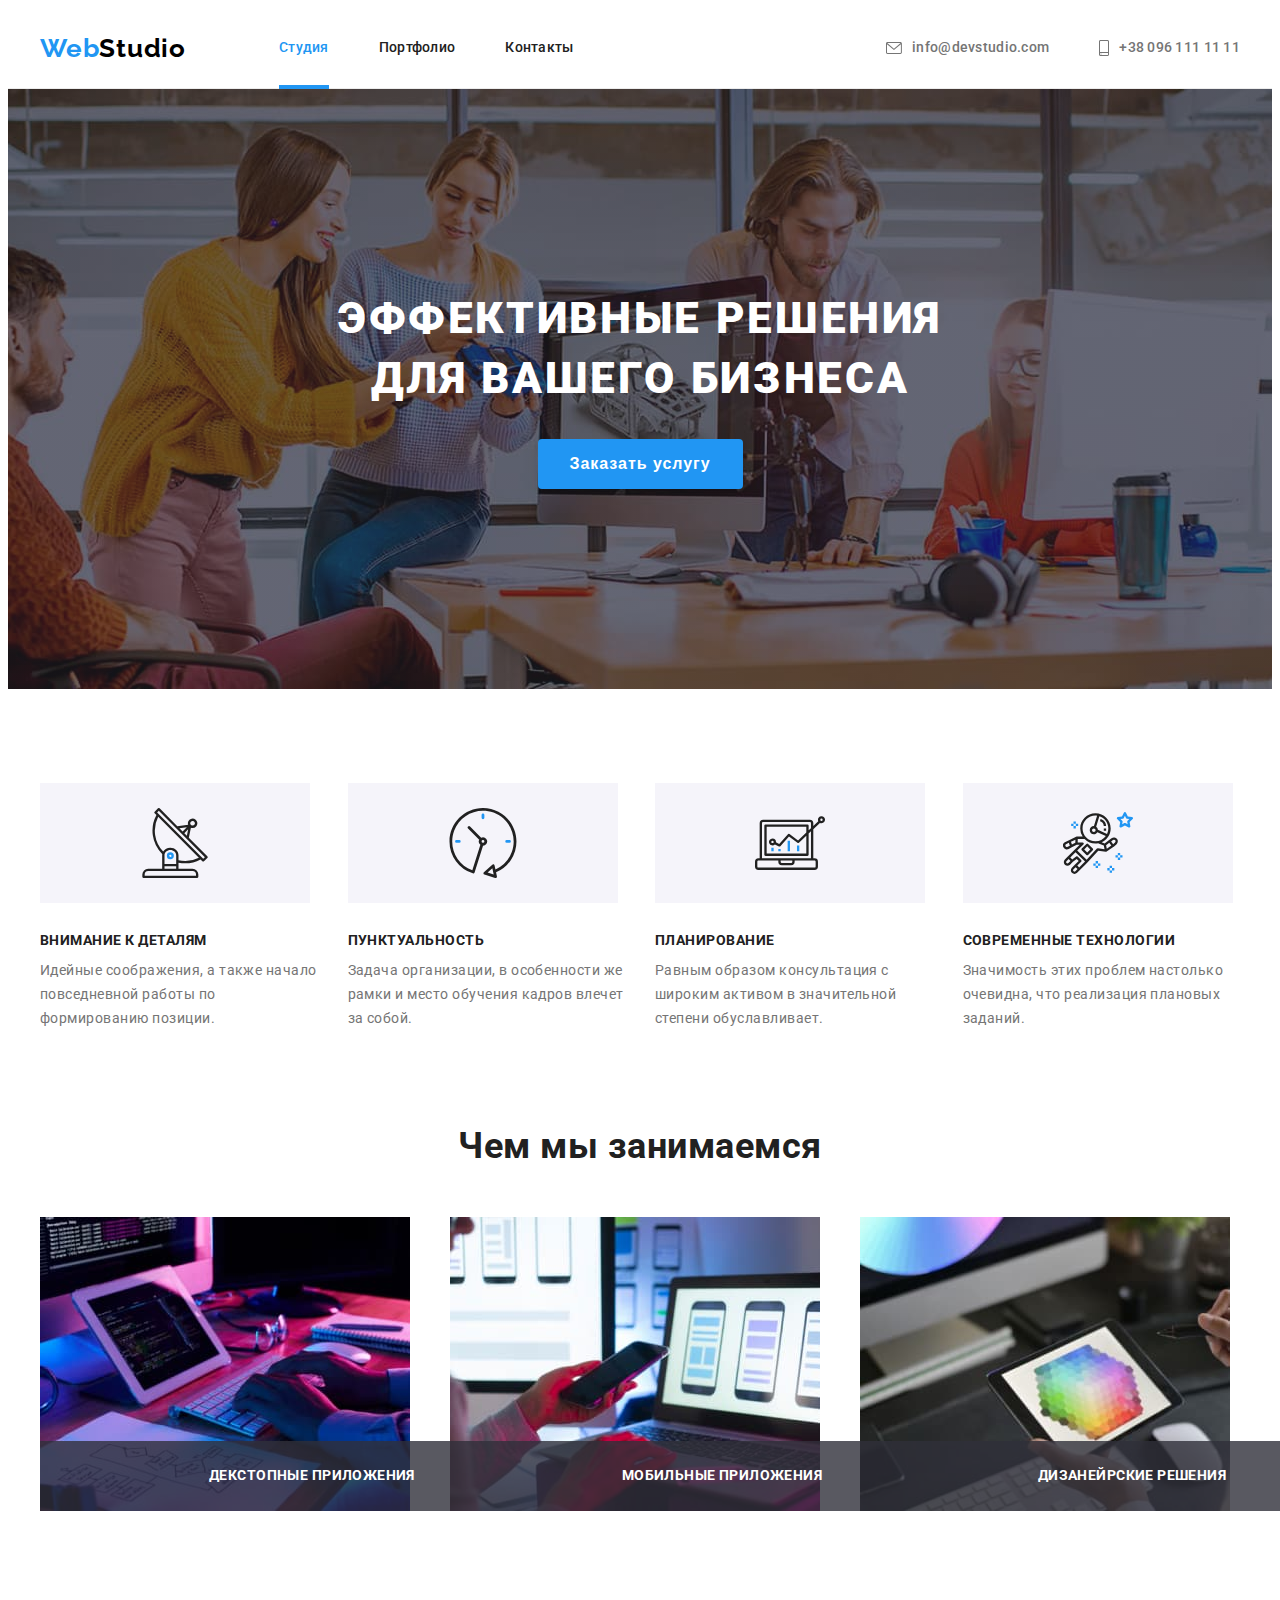
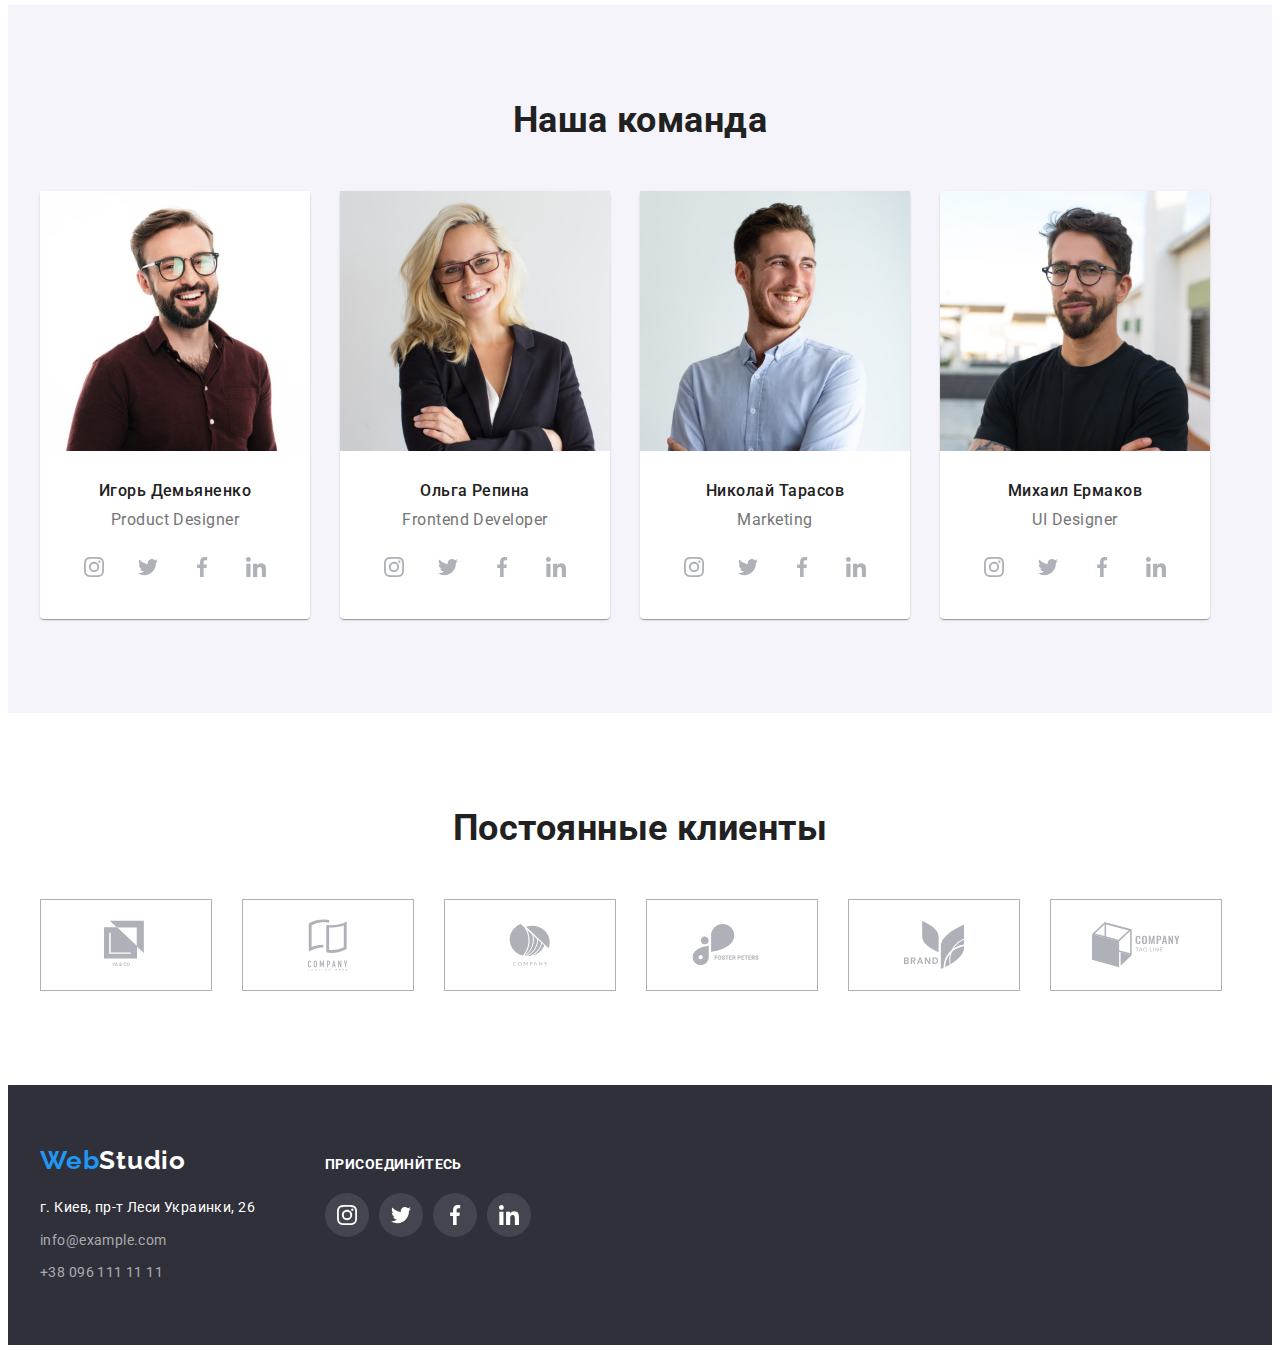
<file: index.html>
<!DOCTYPE html>
<html lang="ru">
  <head>
    <meta charset="UTF-8" />
    <meta name="viewport" content="width=device-width, initial-scale=1.0" />
    <title>Web Studio</title>
    <link rel="preconnect" href="https://fonts.gstatic.com" />
    <link
      href="https://fonts.googleapis.com/css2?family=Raleway:wght@700&family=Roboto:wght@400;500;700;900&display=swap"
      rel="stylesheet"
    />
    <link
      rel="stylesheet"
      href="https://cdnjs.cloudflare.com/ajax/libs/modern-normalize/1.0.0/modern-normalize.min.css"
      integrity="sha512-ISS7cAi1PEhQ8jnbJpJZMd29NlhNj4AWYyLOSp2CE/CsHxTCu+r+t0D2yoJudVrd0/8fTVPUVDzY5Tvli75u/g=="
      crossorigin="anonymous"
    />
    <link rel="stylesheet" href="./css/styles.css" />
  </head>
  <body>
    <!-- Шапка сайта -->
    <header class="page-header">
      <div class="container header-nav">
        <nav class="site-nav">
          <a href="./index.html" class="logo">
            <p class="logo header"><span class="logo title">Web</span>Studio</p>
          </a>
          <ul class="site-nav list">
            <li class="item">
              <a href="./index.html" class="link current">Студия</a>
            </li>
            <li class="item">
              <a href="./portfolio.html" class="link">Портфолио</a>
            </li>
            <li class="item"><a href="#" class="link">Контакты</a></li>
          </ul>
        </nav>
        <ul class="site-contacts list">
          <li class="item">
            <a href="mailto:info@devstudio.com" class="link">
              <svg class="icon" width="16" height="12">
                <use href="./images/icons.svg#icon-envelope"></use></svg
              >info@devstudio.com</a
            >
          </li>
          <li class="item">
            <a href="tel:+380961111111" class="link"
              ><svg class="icon" width="10" height="16">
                <use href="./images/icons.svg#icon-smartphone"></use></svg
              >+38 096 111 11 11</a
            >
          </li>
        </ul>
      </div>
    </header>
    <main>
      <!-- Герой -->
      <section class="hero">
        <div class="container">
          <h1 class="hero-title">Эффективные решения для вашего бизнеса</h1>
          <button data-open-modal class="button">Заказать услугу</button>
          <div class="backdrop is-hidden" data-backdrop>
            <div class="modal">
              <button data-close-modal class="modal-close">
                <svg width="18" height="18" class="icon-close">
                  <use href="./images/icons.svg#icon-close"></use>
                </svg>
              </button>
            </div>
          </div>
        </div>
      </section>
      <!-- Наши преимущества -->
      <section class="features section">
        <!-- скрытый заголовок -->
        <div class="container">
          <h2 class="visually-hidden">Наши преимущества</h2>
          <ul class="features list">
            <li class="item">
              <div class="features-icon">
                <svg width="70" height="70">
                  <use href="./images/icons.svg#icon-antenna"></use>
                </svg>
              </div>
              <h3 class="title">Внимание к деталям</h3>
              <p class="text">
                Идейные соображения, а также начало повседневной работы по
                формированию позиции.
              </p>
            </li>

            <li class="item">
              <div class="features-icon">
                <svg width="70" height="70">
                  <use href="./images/icons.svg#icon-clock"></use>
                </svg>
              </div>
              <h3 class="title">Пунктуальность</h3>
              <p class="text">
                Задача организации, в особенности же рамки и место обучения
                кадров влечет за собой.
              </p>
            </li>

            <li class="item">
              <div class="features-icon">
                <svg width="70" height="70">
                  <use href="./images/icons.svg#icon-diagram"></use>
                </svg>
              </div>
              <h3 class="title">Планирование</h3>
              <p class="text">
                Равным образом консультация с широким активом в значительной
                степени обуславливает.
              </p>
            </li>

            <li class="item">
              <div class="features-icon">
                <svg width="70" height="70">
                  <use href="./images/icons.svg#icon-astronaut"></use>
                </svg>
              </div>
              <h3 class="title">Современные технологии</h3>
              <p class="text">
                Значимость этих проблем настолько очевидна, что реализация
                плановых заданий.
              </p>
            </li>
          </ul>
        </div>
      </section>

      <!-- Чем мы занимаеся -->
      <section class="section no-padding">
        <h2 class="projects section-title">Чем мы занимаемся</h2>
        <div class="container">
          <ul class="projects list">
            <li class="item">
              <img
                src="./images/pc.jpg"
                alt="Декстопные приложения"
                width="370"
              />
              <p class="text">Декстопные приложения</p>
            </li>
            <li class="item">
              <img
                src="./images/mobile.jpg"
                alt="Мобильные приложения"
                width="370"
              />
              <p class="text">Мобильные приложения</p>
            </li>
            <li class="item">
              <img
                src="./images/tabletjpg.jpg"
                alt="Дизанейрские решения"
                width="370"
              />
              <p class="text">Дизанейрские решения</p>
            </li>
          </ul>
        </div>
      </section>

      <!-- Наша команда -->
      <section class="section team">
        <div class="container">
          <h2 class="team section-title">Наша команда</h2>
          <ul class="team list">
            <li class="item">
              <article class="team-card">
                <div class="team-thumb">
                  <img
                    src="./images/img-1.jpg"
                    alt="Игорь Демьяненко"
                    width="270"
                  />
                </div>

                <div class="team-content">
                  <h3 class="title">Игорь Демьяненко</h3>
                  <p class="text">Product Designer</p>
                  <ul class="social icons">
                    <li>
                      <a href="#" class="link"
                        ><svg class="icon" width="20" height="20">
                          <use
                            href="./images//icons.svg#icon-instagram"
                          ></use></svg
                      ></a>
                    </li>
                    <li>
                      <a href="#" class="link"
                        ><svg class="icon" width="20" height="20">
                          <use
                            href="./images//icons.svg#icon-twitter"
                          ></use></svg
                      ></a>
                    </li>
                    <li>
                      <a href="#" class="link"
                        ><svg class="icon" width="20" height="20">
                          <use
                            href="./images//icons.svg#icon-facebook"
                          ></use></svg
                      ></a>
                    </li>
                    <li>
                      <a href="#" class="link"
                        ><svg class="icon" width="20" height="20">
                          <use
                            href="./images//icons.svg#icon-linkedin"
                          ></use></svg
                      ></a>
                    </li>
                  </ul>
                </div>
              </article>
            </li>
            <li class="item">
              <article class="team-card">
                <div class="team-thumb">
                  <img
                    src="./images/img-2.jpg"
                    alt="Ольга Репина"
                    width="270"
                  />
                </div>
                <div class="team-content">
                  <h3 class="title">Ольга Репина</h3>
                  <p class="text">Frontend Developer</p>
                  <ul class="social icons">
                    <li>
                      <a href="#" class="link"
                        ><svg class="icon" width="20" height="20">
                          <use
                            href="./images//icons.svg#icon-instagram"
                          ></use></svg
                      ></a>
                    </li>
                    <li>
                      <a href="#" class="link"
                        ><svg class="icon" width="20" height="20">
                          <use
                            href="./images//icons.svg#icon-twitter"
                          ></use></svg
                      ></a>
                    </li>
                    <li>
                      <a href="#" class="link"
                        ><svg class="icon" width="20" height="20">
                          <use
                            href="./images//icons.svg#icon-facebook"
                          ></use></svg
                      ></a>
                    </li>
                    <li>
                      <a href="#" class="link"
                        ><svg class="icon" width="20" height="20">
                          <use
                            href="./images//icons.svg#icon-linkedin"
                          ></use></svg
                      ></a>
                    </li>
                  </ul>
                </div>
              </article>
            </li>
            <li class="item">
              <article class="team-card">
                <div class="team-thumb">
                  <img
                    src="./images/img-3.jpg"
                    alt="Николай Тарасов"
                    width="270"
                  />
                </div>
                <div class="team-content">
                  <h3 class="title">Николай Тарасов</h3>
                  <p class="text">Marketing</p>
                  <ul class="social icons">
                    <li>
                      <a href="#" class="link"
                        ><svg class="icon" width="20" height="20">
                          <use
                            href="./images//icons.svg#icon-instagram"
                          ></use></svg
                      ></a>
                    </li>
                    <li>
                      <a href="#" class="link"
                        ><svg class="icon" width="20" height="20">
                          <use
                            href="./images//icons.svg#icon-twitter"
                          ></use></svg
                      ></a>
                    </li>
                    <li>
                      <a href="#" class="link"
                        ><svg class="icon" width="20" height="20">
                          <use
                            href="./images//icons.svg#icon-facebook"
                          ></use></svg
                      ></a>
                    </li>
                    <li>
                      <a href="#" class="link"
                        ><svg class="icon" width="20" height="20">
                          <use
                            href="./images//icons.svg#icon-linkedin"
                          ></use></svg
                      ></a>
                    </li>
                  </ul>
                </div>
              </article>
            </li>
            <li class="item">
              <article class="team-card">
                <div class="team-thumb">
                  <img
                    src="./images/img-4.jpg"
                    alt="Михаил Ермаков"
                    width="270"
                  />
                </div>
                <div class="team-content">
                  <h3 class="title">Михаил Ермаков</h3>
                  <p class="text">UI Designer</p>
                  <ul class="social icons">
                    <li>
                      <a href="#" class="link"
                        ><svg class="icon" width="20" height="20">
                          <use
                            href="./images//icons.svg#icon-instagram"
                          ></use></svg
                      ></a>
                    </li>
                    <li>
                      <a href="#" class="link"
                        ><svg class="icon" width="20" height="20">
                          <use
                            href="./images//icons.svg#icon-twitter"
                          ></use></svg
                      ></a>
                    </li>
                    <li>
                      <a href="#" class="link"
                        ><svg class="icon" width="20" height="20">
                          <use
                            href="./images//icons.svg#icon-facebook"
                          ></use></svg
                      ></a>
                    </li>
                    <li>
                      <a href="#" class="link"
                        ><svg class="icon" width="20" height="20">
                          <use
                            href="./images//icons.svg#icon-linkedin"
                          ></use></svg
                      ></a>
                    </li>
                  </ul>
                </div>
              </article>
            </li>
          </ul>
        </div>
      </section>

      <!-- Постоянные клиенты -->
      <section class="section clients">
        <div class="container">
          <h2 class="section-title">Постоянные клиенты</h2>
          <ul class="list">
            <li class="item">
              <a href="#" class="link"
                ><svg class="icon" width="44" height="50">
                  <use href="./images//icons.svg#icon-client-1"></use></svg
              ></a>
            </li>
            <li class="item">
              <a href="#" class="link"
                ><svg class="icon" width="40" height="52">
                  <use href="./images//icons.svg#icon-client-2"></use></svg
              ></a>
            </li>
            <li class="item">
              <a href="#" class="link"
                ><svg class="icon" width="42" height="42">
                  <use href="./images//icons.svg#icon-client-3"></use></svg
              ></a>
            </li>
            <li class="item">
              <a href="#" class="link"
                ><svg class="icon" width="80" height="42">
                  <use href="./images//icons.svg#icon-client-4"></use></svg
              ></a>
            </li>
            <li class="item">
              <a href="#" class="link"
                ><svg class="icon" width="60" height="48">
                  <use href="./images//icons.svg#icon-client-5"></use></svg
              ></a>
            </li>
            <li class="item">
              <a href="#" class="link"
                ><svg class="icon" width="88" height="46">
                  <use href="./images//icons.svg#icon-client-6"></use></svg
              ></a>
            </li>
          </ul>
        </div>
      </section>
    </main>

    <!-- Футер -->
    <footer class="footer-page">
      <div class="footer container">
        <div class="contacts">
          <a href="./index.html" class="logo">
            <p class="logo footer"><span class="logo title">Web</span>Studio</p>
          </a>
          <address class="address">
            <p class="address-map">г. Киев, пр-т Леси Украинки, 26</p>
            <ul class="list">
              <li>
                <a href="mailto:info@devstudio.com" class="address-link"
                  >info@example.com</a
                >
              </li>
              <li>
                <a href="tel:+380961111111" class="address-link"
                  >+38 096 111 11 11</a
                >
              </li>
            </ul>
          </address>
        </div>
        <div class="social">
          <b class="join">Присоединйтесь</b>
          <ul class="social icons">
            <li class="social-items">
              <a href="#" class="link"
                ><svg class="icon" width="20" height="20">
                  <use href="./images//icons.svg#icon-instagram"></use></svg
              ></a>
            </li>
            <li class="social-items">
              <a href="#" class="link"
                ><svg class="icon" width="20" height="20">
                  <use href="./images//icons.svg#icon-twitter"></use></svg
              ></a>
            </li>
            <li class="social-items">
              <a href="#" class="link"
                ><svg class="icon" width="20" height="20">
                  <use href="./images//icons.svg#icon-facebook"></use></svg
              ></a>
            </li>
            <li class="social-items">
              <a href="#" class="link"
                ><svg class="icon" width="20" height="20">
                  <use href="./images//icons.svg#icon-linkedin"></use></svg
              ></a>
            </li>
          </ul>
        </div>
      </div>
    </footer>
    <!-- <script>
      {
        const header = document.querySelector('.page-header');
        const { height } = header.getBoundingClientRect();
        document.body.style = `padding-top: ${height}px`;
      }
    </script> -->
    <script>
      const refs = {
        openModalBtn: document.querySelector('[data-open-modal]'),
        closeModalBtn: document.querySelector('[data-close-modal]'),
        backdrop: document.querySelector('[data-backdrop]'),
      };

      refs.openModalBtn.addEventListener('click', toggleModal);
      refs.closeModalBtn.addEventListener('click', toggleModal);

      refs.backdrop.addEventListener('click', logBackdropClick);

      function toggleModal() {
        refs.backdrop.classList.toggle('is-hidden');
      }

      function logBackdropClick() {
        console.log('Это клик в бекдроп');
      }
    </script>
  </body>
</html>
</file>
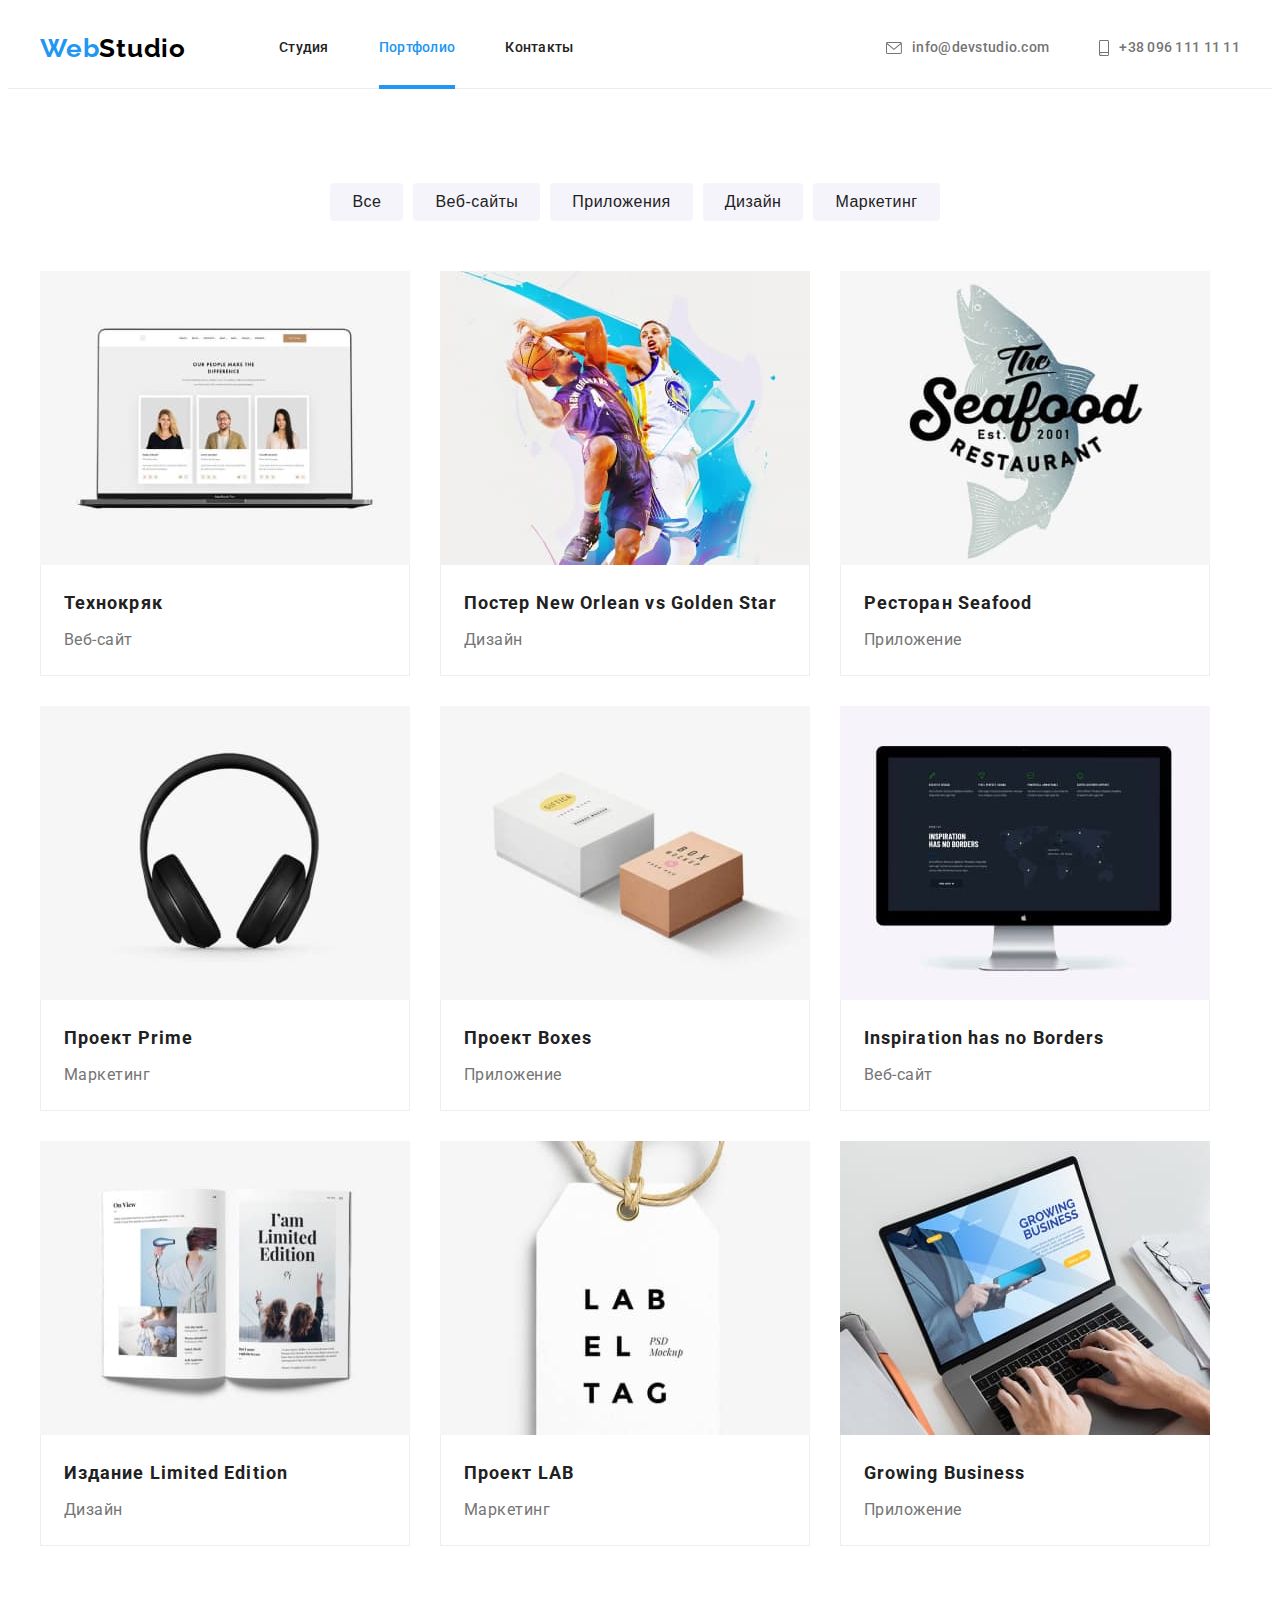
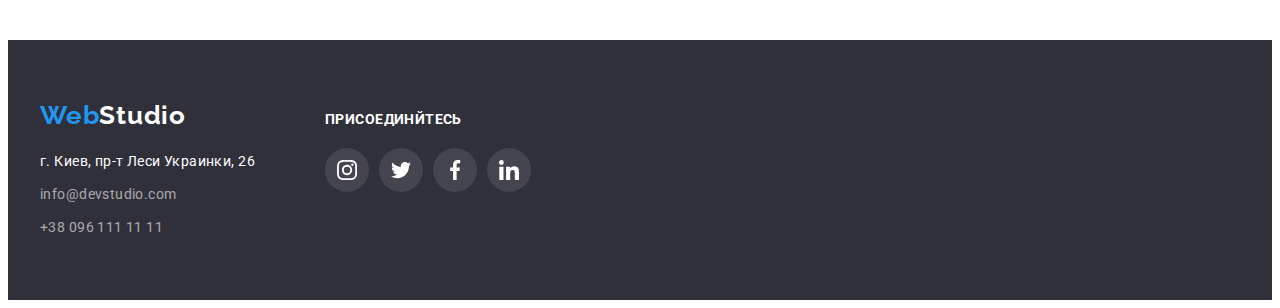
<file: portfolio.html>
<!DOCTYPE html>
<html lang="ru">
  <head>
    <meta charset="UTF-8" />
    <meta name="viewport" content="width=device-width, initial-scale=1.0" />
    <title>Web Studio</title>
    <link rel="preconnect" href="https://fonts.gstatic.com" />
    <link
      href="https://fonts.googleapis.com/css2?family=Raleway:wght@700&family=Roboto:wght@400;500;700;900&display=swap"
      rel="stylesheet"
    />
    <link
      rel="stylesheet"
      href="https://cdnjs.cloudflare.com/ajax/libs/modern-normalize/1.0.0/modern-normalize.min.css"
      integrity="sha512-ISS7cAi1PEhQ8jnbJpJZMd29NlhNj4AWYyLOSp2CE/CsHxTCu+r+t0D2yoJudVrd0/8fTVPUVDzY5Tvli75u/g=="
      crossorigin="anonymous"
    />
    <link rel="stylesheet" href="./css/styles.css" />
  </head>
  <body>
    <!-- Шапка сайта -->
    <header class="page-header">
      <div class="container header-nav">
        <nav class="site-nav">
          <a href="./index.html" class="logo">
            <p class="logo header"><span class="logo title">Web</span>Studio</p>
          </a>
          <ul class="site-nav list">
            <li class="item">
              <a href="./index.html" class="link">Студия</a>
            </li>
            <li class="item">
              <a href="./portfolio.html" class="link current">Портфолио</a>
            </li>
            <li class="item"><a href="#" class="link">Контакты</a></li>
          </ul>
        </nav>
        <ul class="site-contacts list">
          <li class="item">
            <a href="mailto:info@devstudio.com" class="link">
              <svg class="icon" width="16" height="12">
                <use href="./images/icons.svg#icon-envelope"></use></svg
              >info@devstudio.com</a
            >
          </li>
          <li class="item">
            <a href="tel:+380961111111" class="link"
              ><svg class="icon" width="10" height="16">
                <use href="./images/icons.svg#icon-smartphone"></use></svg
              >+38 096 111 11 11</a
            >
          </li>
        </ul>
      </div>
    </header>
    <main>
      <div class="container">
        <section class="section">
          <!-- скрытый заголовок -->
          <h1 class="visually-hidden">Портфолио</h1>

          <!-- Фильтр со списками (в будущем набор радио кнопок) -->
          <ul class="filter list">
            <li>
              <button type="button" class="radiobutton">Все</button>
            </li>
            <li>
              <button type="button" class="radiobutton">Веб-сайты</button>
            </li>
            <li>
              <button type="button" class="radiobutton">Приложения</button>
            </li>
            <li>
              <button type="button" class="radiobutton">Дизайн</button>
            </li>
            <li>
              <button type="button" class="radiobutton">Маркетинг</button>
            </li>
          </ul>

          <!-- список проектов для фильтрации -->
          <ul class="portfolio list">
            <li class="item">
              <a href="#" class="potfolio-card">
                <div class="portfolio-thumb">
                  <img
                    src="./images/portfolio-1.jpg"
                    alt="Технокряк"
                    width="370"
                  />
                  <div class="overlay">
                    <p class="overlay-text">
                      Технокряк это современная площадка распространения
                      коронавируса. Компании используют эту платформу для
                      цифрового шпионажа и атак на защищённые сервера
                      конкурентов.
                    </p>
                  </div>
                </div>
                <div class="portfolio-content">
                  <h2 class="title">Технокряк</h2>
                  <p class="text">Веб-сайт</p>
                </div>
              </a>
            </li>
            <li class="item">
              <a href="#" class="potfolio-card">
                <div class="portfolio-thumb">
                  <img
                    src="./images/portfolio-2.jpg"
                    alt="Постер New Orlean vs Golden Star"
                    width="370"
                  />
                  <div class="overlay">
                    <p class="overlay-text">
                      Технокряк это современная площадка распространения
                      коронавируса. Компании используют эту платформу для
                      цифрового шпионажа и атак на защищённые сервера
                      конкурентов.
                    </p>
                  </div>
                </div>
                <div class="portfolio-content">
                  <h2 class="title">Постер New Orlean vs Golden Star</h2>
                  <p class="text">Дизайн</p>
                </div>
              </a>
            </li>
            <li class="item">
              <a href="#" class="potfolio-card">
                <div class="portfolio-thumb">
                  <img
                    src="./images/portfolio-3.jpg"
                    alt="Ресторан Seafood"
                    width="370"
                  />
                  <div class="overlay">
                    <p class="overlay-text">
                      Технокряк это современная площадка распространения
                      коронавируса. Компании используют эту платформу для
                      цифрового шпионажа и атак на защищённые сервера
                      конкурентов.
                    </p>
                  </div>
                </div>
                <div class="portfolio-content">
                  <h2 class="title">Ресторан Seafood</h2>
                  <p class="text">Приложение</p>
                </div>
              </a>
            </li>
            <li class="item">
              <a href="#" class="potfolio-card">
                <div class="portfolio-thumb">
                  <img
                    src="./images/portfolio-4.jpg"
                    alt="Проект Prime"
                    width="370"
                  />
                  <div class="overlay">
                    <p class="overlay-text">
                      Технокряк это современная площадка распространения
                      коронавируса. Компании используют эту платформу для
                      цифрового шпионажа и атак на защищённые сервера
                      конкурентов.
                    </p>
                  </div>
                </div>
                <div class="portfolio-content">
                  <h2 class="title">Проект Prime</h2>
                  <p class="text">Маркетинг</p>
                </div>
              </a>
            </li>
            <li class="item">
              <a href="#" class="potfolio-card">
                <div class="portfolio-thumb">
                  <img
                    src="./images/portfolio-5.jpg"
                    alt="Проект Boxes"
                    width="370"
                  />
                  <div class="overlay">
                    <p class="overlay-text">
                      Технокряк это современная площадка распространения
                      коронавируса. Компании используют эту платформу для
                      цифрового шпионажа и атак на защищённые сервера
                      конкурентов.
                    </p>
                  </div>
                </div>
                <div class="portfolio-content">
                  <h2 class="title">Проект Boxes</h2>
                  <p class="text">Приложение</p>
                </div>
              </a>
            </li>
            <li class="item">
              <a href="#" class="potfolio-card">
                <div class="portfolio-thumb">
                  <img
                    src="./images/portfolio-6.jpg"
                    alt="Inspiration has no Borders"
                    width="370"
                  />
                  <div class="overlay">
                    <p class="overlay-text">
                      Технокряк это современная площадка распространения
                      коронавируса. Компании используют эту платформу для
                      цифрового шпионажа и атак на защищённые сервера
                      конкурентов.
                    </p>
                  </div>
                </div>
                <div class="portfolio-content">
                  <h2 class="title">Inspiration has no Borders</h2>
                  <p class="text">Веб-сайт</p>
                </div>
              </a>
            </li>
            <li class="item">
              <a href="#" class="potfolio-card">
                <div class="portfolio-thumb">
                  <img
                    src="./images/portfolio-7.jpg"
                    alt="Издание Limited Edition"
                    width="370"
                  />
                  <div class="overlay">
                    <p class="overlay-text">
                      Технокряк это современная площадка распространения
                      коронавируса. Компании используют эту платформу для
                      цифрового шпионажа и атак на защищённые сервера
                      конкурентов.
                    </p>
                  </div>
                </div>
                <div class="portfolio-content">
                  <h2 class="title">Издание Limited Edition</h2>
                  <p class="text">Дизайн</p>
                </div>
              </a>
            </li>
            <li class="item">
              <a href="#" class="potfolio-card">
                <div class="portfolio-thumb">
                  <img
                    src="./images/portfolio-8.jpg"
                    alt="Проект LAB"
                    width="370"
                  />
                  <div class="overlay">
                    <p class="overlay-text">
                      Технокряк это современная площадка распространения
                      коронавируса. Компании используют эту платформу для
                      цифрового шпионажа и атак на защищённые сервера
                      конкурентов.
                    </p>
                  </div>
                </div>
                <div class="portfolio-content">
                  <h2 class="title">Проект LAB</h2>
                  <p class="text">Маркетинг</p>
                </div>
              </a>
            </li>
            <li class="item">
              <a href="#" class="potfolio-card">
                <div class="portfolio-thumb">
                  <img
                    src="./images/portfolio-9.jpg"
                    alt="Growing Business"
                    width="370"
                  />
                  <div class="overlay">
                    <p class="overlay-text">
                      Технокряк это современная площадка распространения
                      коронавируса. Компании используют эту платформу для
                      цифрового шпионажа и атак на защищённые сервера
                      конкурентов.
                    </p>
                  </div>
                </div>

                <div class="portfolio-content">
                  <h2 class="title">Growing Business</h2>
                  <p class="text">Приложение</p>
                </div>
              </a>
            </li>
          </ul>
        </section>
      </div>
    </main>

    <!-- Футер -->
    <footer class="footer-page">
      <div class="footer container">
        <div class="contacts">
          <a href="./index.html" class="logo">
            <p class="logo footer"><span class="logo title">Web</span>Studio</p>
          </a>
          <address class="address">
            <p class="address-map">г. Киев, пр-т Леси Украинки, 26</p>
            <ul class="list">
              <li>
                <a href="mailto:info@devstudio.com" class="address-link"
                  >info@devstudio.com</a
                >
              </li>
              <li>
                <a href="tel:+380961111111" class="address-link"
                  >+38 096 111 11 11</a
                >
              </li>
            </ul>
          </address>
        </div>
        <div class="social">
          <b class="join">Присоединйтесь</b>
          <ul class="social icons">
            <li class="social-items">
              <a href="#" class="link"
                ><svg class="icon" width="20" height="20">
                  <use href="./images//icons.svg#icon-instagram"></use></svg
              ></a>
            </li>
            <li class="social-items">
              <a href="#" class="link"
                ><svg class="icon" width="20" height="20">
                  <use href="./images//icons.svg#icon-twitter"></use></svg
              ></a>
            </li>
            <li class="social-items">
              <a href="#" class="link"
                ><svg class="icon" width="20" height="20">
                  <use href="./images//icons.svg#icon-facebook"></use></svg
              ></a>
            </li>
            <li class="social-items">
              <a href="#" class="link"
                ><svg class="icon" width="20" height="20">
                  <use href="./images//icons.svg#icon-linkedin"></use></svg
              ></a>
            </li>
          </ul>
        </div>
      </div>
    </footer>
  </body>
</html>
</file>
<file: css/styles.css>
/* Основная палитра */
:root {
  --primary-white-color: #ffffff;
  --alpha-white-color: rgba(255, 255, 255, 0.6);
  --accent: #2196f3;
  --primary-text-color: #757575;
  --title-text-color: #212121;
  --icon-color: #afb1b8;
  --hero-gradient: rgba(47, 48, 58, 0.4);

  --outline-border: #eeeeee;

  --secondary-bg-color: #f5f4fa;
  --black-bg-color: #2f303a;
  --card-main-bg-color: rgba(47, 48, 58, 0.8);
  --overlay-bg-color: rgba(33, 150, 243, 0.9);

  --set-gap: 30px;

  --main-card-shadow: 0px 2px 1px -1px rgba(0, 0, 0, 0.2),
    0px 1px 1px 0px rgba(0, 0, 0, 0.14), 0px 1px 3px 0px rgba(0, 0, 0, 0.12);
  --portfolio-card-shadow: 0px 1px 1px rgba(0, 0, 0, 0.12),
    0px 4px 4px rgba(0, 0, 0, 0.06), 1px 4px 6px rgba(0, 0, 0, 0.16);
  --portfolio-button-shadow: 0px 3px 1px rgba(0, 0, 0, 0.1),
    0px 1px 2px rgba(0, 0, 0, 0.08), 0px 2px 2px rgba(0, 0, 0, 0.12);

  --timing-fn: cubic-bezier(0.4, 0, 0.2, 1);
}

/* Утилиты  */

/* Есть в нормализаторе стилей */

/* Html {
  box-sizing: border-box;
}

*,
*::befor,
*::after {
  box-sizing: inherit;
} */

body {
  background-color: var(--primary-white-color);
  color: var(--primary-text-color);

  font-family: Roboto, sans-serif;
}

a {
  text-decoration: none;
}

button,
a {
  outline: none;
}

/* ul {
  list-style: none;
} */

img {
  display: block;
  max-width: 100%;
  height: auto;
}

/* стиль для списков */
.list {
  list-style: none;
  padding: 0;
  margin: 0;
}

/* для скрытия */
.visually-hidden {
  position: absolute;
  width: 1px;
  height: 1px;
  margin: -1px;
  border: 0;
  padding: 0;

  white-space: nowrap;
  clip-path: inset(100%);
  clip: rect(0 0 0 0);
  overflow: hidden;
}

.container {
  width: 1200px;
  margin-left: auto;
  margin-right: auto;
  padding-left: 15px;
  padding-right: 15px;
}

/* Стиль лого*/
.logo {
  color: #000000;

  font-family: Raleway, sans-serif;
  font-weight: bold;
  font-size: 26px;
  line-height: 1.17;
  letter-spacing: 0.03em;
  transition: color 250ms var(--timing-fn);
}

.logo:focus {
  color: var(--accent);
}

.logo.title {
  color: var(--accent);

  font-family: Raleway, sans-serif;
  font-weight: bold;
  font-size: 26px;
  line-height: 1.17;
  letter-spacing: 0.03em;
}

.logo.header {
  color: #000000;
  margin: 0;
}

/* стили для навигации в шапке */
.header-nav {
  display: flex;
  align-items: center;

  /* min-height: 80px; */
}

/* второй вариант для вертикальных оступов */
/* .site-nav .item a {
  display: block;
  padding-top: 32px;
  padding-bottom: 32px;
} */

.site-nav,
.site-contacts {
  display: flex;
  align-items: center;

  font-weight: 500;
  font-size: 14px;
  line-height: 1.14;
  letter-spacing: 0.02em;
}

.site-nav .list {
  margin-left: 93px;
}

.site-contacts {
  margin-left: auto;
}

.site-nav .link {
  transition: color 250ms var(--timing-fn);
  color: var(--title-text-color);
}

.site-nav .link:hover,
.site-nav .link:focus {
  color: var(--accent);
}

.site-nav .current {
  position: relative;

  display: block;
  padding-top: 32px;
  padding-bottom: 32px;
  color: var(--accent);
}

.site-nav .current::after {
  content: '';

  position: absolute;
  display: block;
  left: 0;
  bottom: -1px;

  width: 100%;
  height: 4px;

  background: var(--accent);
}

.site-contacts .link {
  color: var(--primary-text-color);
  display: flex;
  justify-content: center;
  align-items: center;
  transition: color 250ms var(--timing-fn);
}

.site-contacts .link:hover,
.site-contacts .link:focus {
  color: var(--accent);
}

.site-nav .item:not(:last-child) {
  margin-right: 50px;
}

.site-contacts .icon {
  fill: currentColor;
  margin-right: 10px;
}

.site-contacts > .item {
  padding-top: 32px;
  padding-bottom: 32px;
}

.site-contacts .item + .item {
  margin-left: 50px;
}

.page-header {
  /* Первый вариант фиксированного хедера */

  /* width: 100%;
  position: fixed;
  top: 0;
  left: 0;
  background-color: var(--primary-white-color);
  z-index: 3; */

  /* второй вариант фиксированного хэдера */

  position: sticky;
  top: -1px;
  z-index: 3;
  background-color: var(--primary-white-color);

  border-bottom-width: 1px;
  border-bottom-style: solid;
  border-bottom-color: #ececec;
}

/* Герой */
.hero {
  display: flex;
  align-items: center;
  justify-content: center;
  min-height: 600px;
  max-width: 1600px;
  margin-left: auto;
  margin-right: auto;

  background-image: linear-gradient(
      to right,
      var(--hero-gradient),
      var(--hero-gradient)
    ),
    url(../images/hero.jpg);
  background-repeat: no-repeat;
  background-position: center;
  background-size: cover;
  text-align: center;
  letter-spacing: 0.06em;
}

.hero .container {
  max-width: 696px;
}

.hero-title {
  margin: 0;
  color: var(--primary-white-color);

  font-weight: 900;
  font-size: 44px;
  line-height: 1.36;
  letter-spacing: 0.06em;
  text-transform: uppercase;
}

.button {
  display: inline-block;
  padding: 10px 32px;
  margin-top: 30px;
  box-shadow: 0px 4px 4px rgba(0, 0, 0, 0.15);
  border-radius: 4px;
  border: none;

  color: var(--primary-white-color);
  background-color: var(--accent);

  text-decoration: none;
  font-weight: bold;
  font-size: 16px;
  line-height: 1.87;
  letter-spacing: 0.06em;
  cursor: pointer;
}

/* BACKDROP */
.backdrop {
  position: fixed;
  top: 0;
  left: 0;
  width: 100%;
  height: 100%;
  z-index: 999;

  background-color: rgba(0, 0, 0, 0.2);
  transition: opacity 250ms var(--timing-fn), visibility 250ms var(--timing-fn);
}

.backdrop.is-hidden {
  visibility: hidden;
  opacity: 0;
  pointer-events: none;
}

.modal {
  position: absolute;
  top: 50%;
  left: 50%;
  transform: translate(-50%, -50%) scale(1);
  transition: transform 250ms var(--timing-fn);
  overflow-y: auto;
  padding: 40px;

  max-width: 528px;
  width: 100%;
  min-height: 581px;
  max-height: 100vh;
  background-color: var(--primary-white-color);
}

.backdrop.is-hidden .modal {
  top: 50%;
  left: 50%;
  transform: translate(-50%, -50%) scale(0);
}

.modal-close {
  display: block;
  position: absolute;
  top: 8px;
  right: 8px;
  padding: 6px;
  margin: 0;
  transition: fill 250ms var(--timing-fn);

  border: 1px solid rgba(0, 0, 0, 0.1);
  border-radius: 50%;
  cursor: pointer;

  fill: #000000;
  background: var(--primary-white-color);
}

/* .icon-close {
  top: 50%;
  left: 50%;
} */

.modal-close:hover,
.modal-close:focus,
.modal-close:active {
  fill: var(--accent);
}

/* секции */
.section {
  padding-top: 94px;
  padding-bottom: 94px;

  color: var(--primary-text-color);
  letter-spacing: 0.03em;
}

.section.no-padding {
  padding-top: 0;
}

.section-title {
  color: var(--title-text-color);

  font-weight: bold;
  font-size: 36px;
  line-height: 1.17;
  text-align: center;
}

.section .text {
  font-size: 14px;
  line-height: 1.71;
}

/* секция наши преимущества */

.features .list {
  display: flex;
}

.features.list .item {
  flex-basis: calc((100% - 3 * var(--set-gap)) / 4);
}

.features .item:not(:nth-child(4n)) {
  margin-right: var(--set-gap);
}

.features-icon {
  display: flex;
  justify-content: center;
  align-items: center;
  width: 270px;
  height: 120px;
  margin-bottom: 30px;
  background-color: var(--secondary-bg-color);
}

.features h3 {
  margin-top: 0px;
  margin-bottom: 10px;
}

.features p {
  margin: 0;
}

.features .title {
  color: var(--title-text-color);

  font-size: 14px;
  line-height: 1.14;
  font-weight: bold;
  text-transform: uppercase;
}

/* Секция чем мы занимаемся */

.projects.section-title {
  margin-top: 0;
  margin-bottom: 50px;
}

.projects.list {
  margin: 0;
  padding: 0;
  display: flex;
}

.projects.list .item {
  flex-basis: calc((100% - 2 * var(--set-gap)) / 3);
}

.projects.list > .item:not(:nth-child(3n)) {
  margin-right: var(--set-gap);
}

.projects .item {
  position: relative;
}

.projects .text {
  position: absolute;
  left: 0;
  bottom: 0;
  width: 100%;
  padding: 27px 82px;
  margin: 0;

  font-family: Roboto, sans-serif;
  font-weight: bold;
  font-size: 14px;
  line-height: 1.14;

  text-align: center;
  letter-spacing: 0.03em;
  text-transform: uppercase;

  background-color: var(--card-main-bg-color);
  color: var(--primary-white-color);
}

/* секция наша команда */
.team {
  background-color: var(--secondary-bg-color);
}

.team.section-title {
  margin-top: 0;
  margin-bottom: 50px;
}

.team.list {
  display: flex;
  flex-wrap: wrap;
}

.team > .item {
  flex-basis: calc ((100% - 3 * var(--set-gap)) / 4);
}

.team > .item:not(:nth-child(4n)) {
  margin-right: var(--set-gap);
}

.team .title {
  margin: 0;

  color: var(--title-text-color);

  font-weight: 500;
  font-size: 16px;
  line-height: 1.19;
  text-align: center;
}

.team .title {
  margin-bottom: 10px;
}

.team .text {
  margin-top: 0;
  margin-bottom: 16;

  font-size: 16px;
  line-height: 1.19;
  text-align: center;
}

.team-content {
  padding-top: 30px;
  padding-bottom: 30px;
}

.team-card {
  box-shadow: var(--main-card-shadow);
  border-radius: 4px;
  background-color: var(--primary-white-color);
}

.social.icons {
  display: flex;
  list-style: none;
  justify-content: center;
  align-items: center;
  width: 206px;
  height: 44px;
  padding: 0;

  margin-left: auto;
  margin-right: auto;
}

.social .link {
  display: flex;
  justify-content: center;
  align-items: center;
  width: 44px;
  height: 44px;
  border-radius: 50%;
  color: var(--icon-color);
  transition: color 250ms var(--timing-fn),
    background-color 250ms var(--timing-fn);
}

.social li:not(:nth-last-of-type(1)) {
  margin-right: 10px;
}

.social .link:hover,
.social .link:focus {
  color: var(--primary-white-color);
  background-color: var(--accent);
}

.social .icon {
  fill: currentColor;
}

/* Секция постоянные клиенты */
.clients .section-title {
  margin-top: 0;
  margin-bottom: 50px;
}

.clients .list {
  display: flex;
  flex-wrap: wrap;
}

.clients .item {
  flex-basis: calc ((100% - 5 * var(--set-gap)) / 6);
}

.clients .item:not(:nth-child(6n)) {
  margin-right: var(--set-gap);
}

.clients .link {
  display: flex;
  justify-content: center;
  align-items: center;
  width: 170px;
  height: 90px;
  transition: color 250ms var(--timing-fn), border 250ms var(var(--timing-fn));

  color: var(--icon-color);
  border: 1px solid var(--icon-color);
}

.clients .link:hover,
.clients .link:focus {
  color: var(--accent);
  border: 1px solid var(--accent);
}

.clients .icon {
  fill: currentColor;
}

/* футер */
.footer-page {
  padding-top: 60px;
  padding-bottom: 60px;

  background-color: var(--black-bg-color);
}

.footer-page > .container {
  max-width: 1600px;
  display: flex;
  align-items: baseline;
}

.logo.footer {
  margin: 0;
  color: var(--primary-white-color);
}

.address {
  font-size: 14px;
  line-height: 1.71;
  letter-spacing: 0.03em;
  font-style: normal;
}

.address-map {
  margin: 0;
  margin-top: 20px;
  color: var(--primary-white-color);
}

.address-link {
  display: block;
  margin-top: 9px;
  color: var(--alpha-white-color);
  transition: color 250ms var(--timing-fn);
}

.address-link:hover,
.address-link:focus {
  color: var(--accent);
}

.footer .social .link {
  color: var(--primary-white-color);
  background-color: rgba(255, 255, 255, 0.1);
  transition: background-color 250ms var(--timing-fn);
}

.social .link:hover,
.social .link:focus {
  background-color: var(--accent);
}

.footer > .social {
  display: flex;
  flex-direction: column;
  text-align: center;
  margin-left: 70px;
}

.footer .social.icons {
  margin: 0;
  justify-content: space-between;
}

.join {
  margin-bottom: 20px;
  text-align: left;

  font-weight: bold;
  font-size: 14px;
  line-height: 1.14;
  letter-spacing: 0.03em;
  text-transform: uppercase;

  color: var(--primary-white-color);
}

/* Страница Портфолио  */

/* Фильтра */
.filter.list {
  display: flex;
  justify-content: center;
  margin-bottom: 50px;
}

.radiobutton:not(:nth-last-of-type(4n)) {
  margin-right: 10px;
}

.radiobutton {
  padding: 6px 22px;

  background-color: var(--secondary-bg-color);
  color: var(--title-text-color);

  font-weight: 500;
  font-size: 16px;
  line-height: 1.62;
  text-align: center;
  letter-spacing: 0.03em;
  border: none;
  border-radius: 4px;
  transition: color 250ms var(--timing-fn),
    background-color 250ms var(--timing-fn), box-shadow 250ms var(--timing-fn);
}

.radiobutton:hover,
.radiobutton:focus {
  background-color: var(--accent);
  color: var(--primary-white-color);
  box-shadow: var(--portfolio-button-shadow);
}

.portfolio.list {
  display: flex;
  flex-wrap: wrap;
}

.portfolio > .item {
  flex-basis: calc ((100% - 2 * var(--set-gap)) / 3);
  margin-bottom: var(--set-gap);
}

.portfolio > .item:not(:nth-child(3n)) {
  margin-right: var(--set-gap);
}

.portfolio > .item:nth-last-child(-n + 3) {
  margin-bottom: 0;
}

.portfolio .title {
  margin-top: 0;
  margin-bottom: 4px;

  color: var(--title-text-color);

  font-weight: bold;
  font-size: 18px;
  line-height: 2;
  letter-spacing: 0.06em;
}

.portfolio .text {
  margin-top: 0;
  margin-bottom: 0;

  color: var(--primary-text-color);

  font-size: 16px;
  line-height: 1.875;
  letter-spacing: 0.03em;
}

.portfolio-content {
  padding: 20px 23px;

  border-right-width: 1px;
  border-right-style: solid;
  border-right-color: var(--outline-border);

  border-bottom-width: 1px;
  border-bottom-style: solid;
  border-bottom-color: var(--outline-border);

  border-left-width: 1px;
  border-left-style: solid;
  border-left-color: var(--outline-border);
}

.overlay-text {
  margin: 0;
  padding: 63px 24px;

  font-family: Roboto, sans-serif;
  font-size: 18px;
  line-height: 1.56;

  letter-spacing: 0.03em;

  color: var(--primary-white-color);
}

.portfolio-thumb {
  position: relative;
  overflow: hidden;
}

.overlay {
  position: absolute;
  top: 0;
  left: 0;
  width: 100%;
  height: 100%;
  background-color: var(--overlay-bg-color);

  transform: translatey(100%);
  transition: transform 250ms var(--timing-fn);
}

.portfolio .item {
  transition: box-shadow 250ms var(--timing-fn);
}

.portfolio .item:hover {
  box-shadow: var(--portfolio-card-shadow);
}

.portfolio .item:hover .overlay {
  transform: translatey(0);
}
</file>
